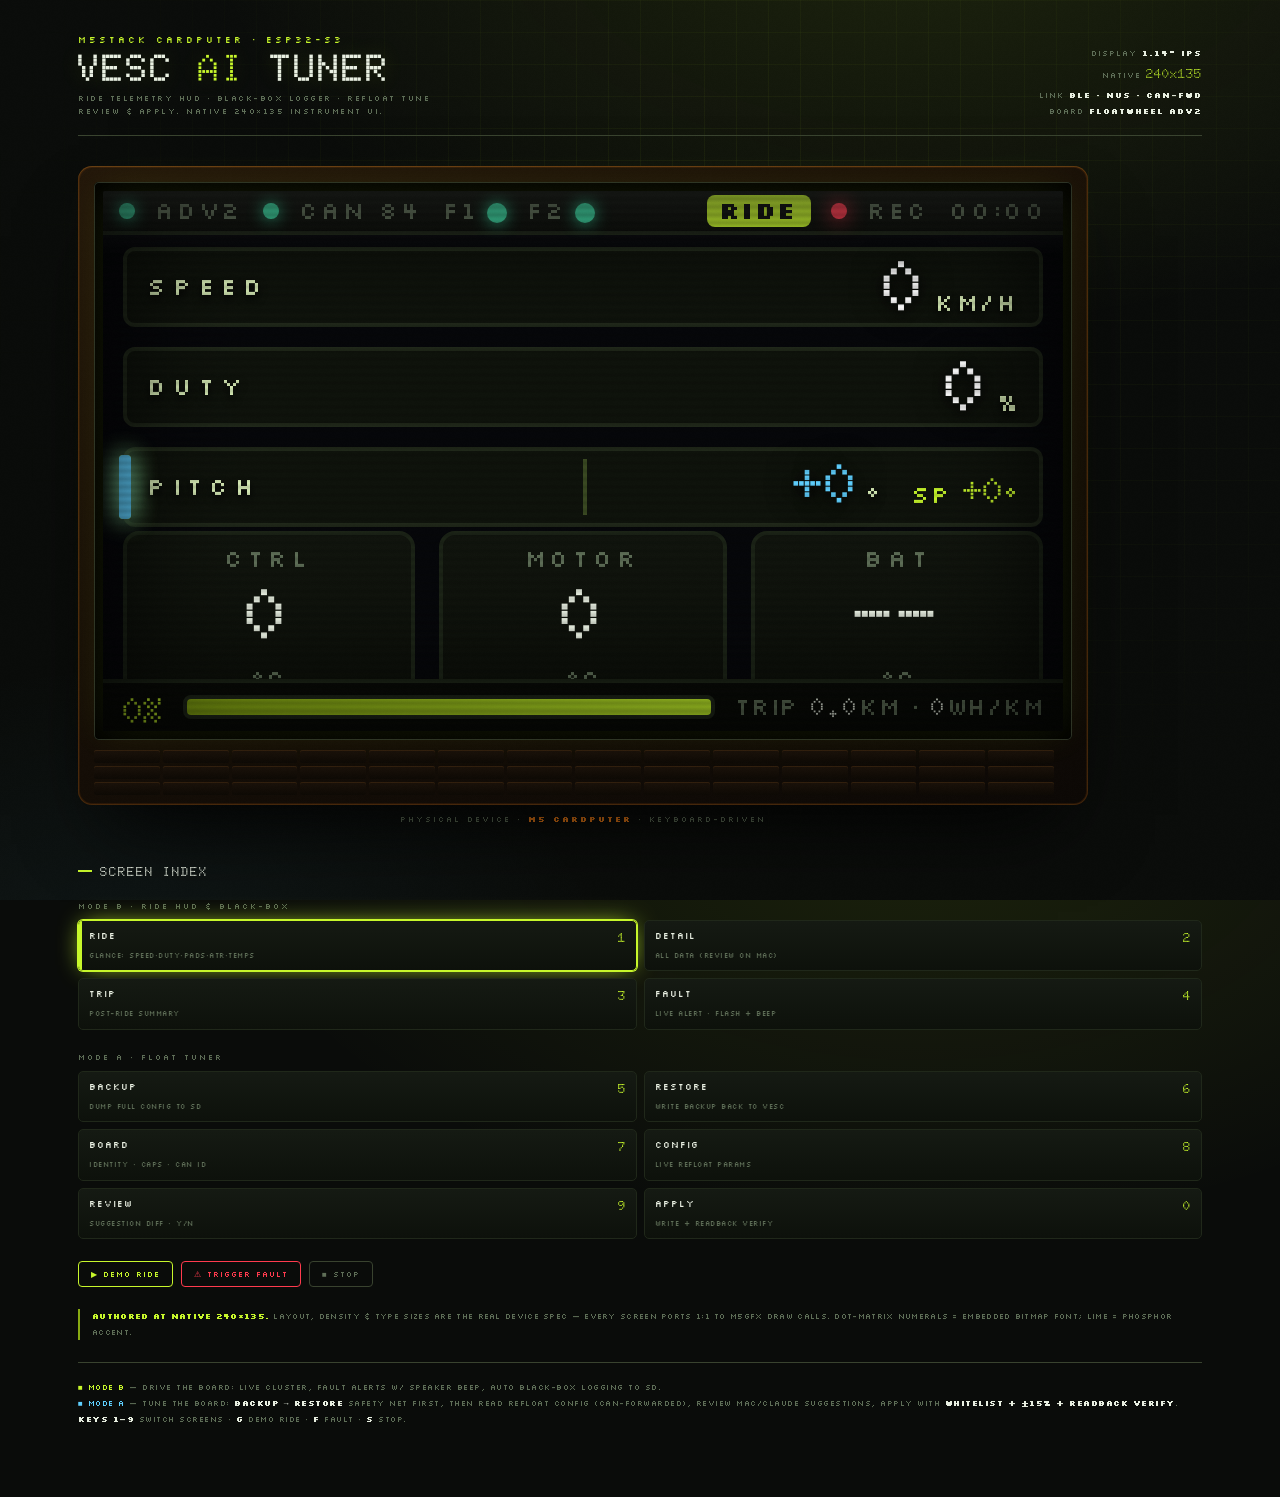
<file: design/cardputer_ui_prototype.html>
<!DOCTYPE html>
<html lang="en">
<head>
<meta charset="UTF-8" />
<meta name="viewport" content="width=device-width, initial-scale=1.0" />
<title>VESC AI Tuner · Cardputer UI</title>
<link rel="preconnect" href="https://fonts.googleapis.com">
<link rel="preconnect" href="https://fonts.gstatic.com" crossorigin>
<link href="https://fonts.googleapis.com/css2?family=Doto:wght@400;500;600;700;800;900&family=Silkscreen:wght@400;700&display=swap" rel="stylesheet">
<style>
/* ============================================================
   VESC AI TUNER — Cardputer UI prototype
   Authored at NATIVE 240x135. The .screen box is exactly the
   device resolution; everything inside uses device pixels.
   Scaled x4 for viewing. Port layout 1:1 to M5GFX.
   ============================================================ */
:root{
  --bg:#0a0c0a;
  --bg2:#10130f;
  --panel:#151a13;
  --ink:#e9f0e2;
  --dim:#5e6e57;
  --dimmer:#39432f;
  --volt:#c7f72b;     /* signature lime — speed / primary */
  --volt-d:#88aa12;
  --warn:#ffb22e;
  --danger:#ff3b4e;
  --ok:#3ad6a0;
  --ice:#5fd0ff;
  --grid:rgba(199,247,43,.06);
  --scale:4;
}
*{box-sizing:border-box;margin:0;padding:0}
html,body{height:100%}
body{
  background:
    radial-gradient(1200px 700px at 72% -10%, rgba(199,247,43,.10), transparent 60%),
    radial-gradient(900px 600px at 10% 110%, rgba(95,208,255,.05), transparent 55%),
    var(--bg);
  color:var(--ink);
  font-family:'Silkscreen',monospace;
  min-height:100%;
  overflow-x:hidden;
  -webkit-font-smoothing:none;
}
/* grain + grid atmosphere */
body::before{
  content:"";position:fixed;inset:0;pointer-events:none;z-index:0;
  background-image:linear-gradient(var(--grid) 1px,transparent 1px),
                   linear-gradient(90deg,var(--grid) 1px,transparent 1px);
  background-size:32px 32px;
  mask:radial-gradient(900px 700px at 60% 30%,#000,transparent 90%);
}
body::after{
  content:"";position:fixed;inset:0;pointer-events:none;z-index:60;opacity:.5;
  background:url("data:image/svg+xml;utf8,<svg xmlns='http://www.w3.org/2000/svg' width='120' height='120'><filter id='n'><feTurbulence type='fractalNoise' baseFrequency='0.85' numOctaves='2'/><feColorMatrix type='saturate' values='0'/></filter><rect width='100%25' height='100%25' filter='url(%23n)' opacity='0.04'/></svg>");
  mix-blend-mode:overlay;
}

.wrap{position:relative;z-index:1;max-width:1180px;margin:0 auto;padding:34px 28px 70px}

/* ---- masthead ---- */
.masthead{display:flex;justify-content:space-between;align-items:flex-end;
  border-bottom:1px solid var(--dimmer);padding-bottom:16px;margin-bottom:30px;flex-wrap:wrap;gap:18px}
.brand{display:flex;flex-direction:column;gap:7px}
.brand .kicker{font-size:9px;letter-spacing:3px;color:var(--volt)}
.brand h1{font-family:'Doto',monospace;font-weight:900;font-size:38px;line-height:.86;
  letter-spacing:1px;color:var(--ink);text-shadow:0 0 22px rgba(199,247,43,.18)}
.brand h1 b{color:var(--volt)}
.brand .sub{font-size:8px;color:var(--dim);letter-spacing:1.5px;max-width:360px;line-height:1.7}
.specsheet{text-align:right;font-size:8px;color:var(--dim);letter-spacing:1px;line-height:2}
.specsheet b{color:var(--ink)}
.specsheet .res{font-family:'Doto';font-weight:700;color:var(--volt);font-size:13px;letter-spacing:0}

.stage{display:flex;gap:34px;align-items:flex-start;flex-wrap:wrap}

/* ===================== THE DEVICE ===================== */
.device-col{display:flex;flex-direction:column;align-items:center;gap:0}
.device{
  position:relative;
  background:linear-gradient(160deg,#23170a,#140d06 60%,#0c0805);
  border-radius:14px;
  padding:16px 16px 10px;
  box-shadow:0 40px 80px -30px #000, inset 0 1px 0 rgba(255,170,60,.12),
             inset 0 0 0 1px rgba(255,150,40,.14);
}
.device::after{ /* M5 orange edge hint */
  content:"";position:absolute;inset:0;border-radius:14px;pointer-events:none;
  box-shadow:inset 0 0 0 2px rgba(232,120,20,.10);
}
.bezel{
  background:#000;border-radius:5px;padding:9px;
  box-shadow:inset 0 0 0 1px #2a2f25, inset 0 6px 18px #000;
}
/* screen authored at NATIVE 240x135 */
.screen-scaler{width:calc(240px * var(--scale));height:calc(135px * var(--scale));overflow:hidden;border-radius:2px;
  box-shadow:0 0 40px rgba(199,247,43,.10);}
.screen{
  width:240px;height:135px;transform:scale(var(--scale));transform-origin:top left;
  position:relative;background:#06070a;overflow:hidden;
  font-family:'Silkscreen',monospace;color:var(--ink);
}
/* LCD glass overlays (inside screen px-space) */
.screen .glass{position:absolute;inset:0;pointer-events:none;z-index:40;
  background:linear-gradient(180deg,rgba(255,255,255,.05),transparent 12%);}
.screen .scan{position:absolute;inset:0;pointer-events:none;z-index:41;opacity:.5;
  background:repeating-linear-gradient(0deg,rgba(0,0,0,.0) 0px,rgba(0,0,0,.28) 1px,transparent 2px);}
.screen .vig{position:absolute;inset:0;pointer-events:none;z-index:39;
  box-shadow:inset 0 0 28px 6px rgba(0,0,0,.7);}

/* keyboard hint */
.keyboard{margin-top:10px;display:grid;grid-template-columns:repeat(14,1fr);gap:3px;width:calc(240px * var(--scale));}
.keyboard span{height:13px;border-radius:2px;background:linear-gradient(180deg,#1a1109,#0d0904);
  box-shadow:inset 0 1px 0 rgba(255,160,50,.10);}
.devtag{margin-top:9px;font-size:8px;color:var(--dim);letter-spacing:2px}
.devtag b{color:#e87814}

/* ===================== SCREEN VIEWS ===================== */
.view{position:absolute;inset:0;z-index:10;display:none;padding:0;animation:vin .22s ease both}
.view.active{display:block}
@keyframes vin{from{opacity:0;transform:translateY(3px)}to{opacity:1;transform:none}}

/* shared screen chrome */
.statbar{position:absolute;top:0;left:0;right:0;height:11px;display:flex;align-items:center;
  justify-content:space-between;padding:0 4px;font-size:6px;letter-spacing:.5px;
  background:linear-gradient(180deg,#0e120c,#090b07);border-bottom:1px solid #1c2417;color:var(--dim);z-index:20}
.statbar .l,.statbar .r{display:flex;align-items:center;gap:5px}
.dot{width:4px;height:4px;border-radius:50%;display:inline-block;background:var(--dimmer)}
.dot.on{background:var(--ok);box-shadow:0 0 4px var(--ok)}
.dot.rec{background:var(--danger);box-shadow:0 0 5px var(--danger);animation:blink 1s steps(1) infinite}
@keyframes blink{50%{opacity:.25}}
.mode-pill{color:var(--bg);background:var(--volt);padding:0 3px;border-radius:2px;font-weight:700}
.read-pill{color:var(--ice);border:1px solid var(--ice);padding:0 3px;border-radius:2px}

.body{position:absolute;top:11px;left:0;right:0;bottom:0;padding:3px 4px}
.label{font-size:6px;color:var(--dim);letter-spacing:1px}
.num{font-family:'Doto',monospace;font-weight:800;color:var(--ink);line-height:1}
.unit{font-size:6px;color:var(--dim);letter-spacing:.5px}

/* ---------- HUD (mode B) ----------
   TOP: two thick stacked bars (SPEED, DUTY), value at the end.
   BELOW: state · pitch · temps (left) + electrical (right).        */
#hud .megabars,#ride .megabars{position:absolute;left:5px;right:5px;top:3px;display:flex;flex-direction:column;gap:5px}
#ride .mbar{height:20px}
.mbar{position:relative;height:23px}
.mtrack{position:absolute;inset:0;background:#0f130c;border:1px solid #20281a;border-radius:3px;overflow:hidden}
.mfill{position:absolute;left:0;top:0;bottom:0;width:0;transition:width .22s linear,background .25s}
.mbar.speed .mfill{background:linear-gradient(90deg,var(--volt-d),var(--volt))}
.mlabel{position:absolute;left:6px;top:50%;transform:translateY(-50%);font-size:6px;letter-spacing:1.5px;
  color:#d7ecb6;text-shadow:0 1px 2px #000;z-index:3}
.mval{position:absolute;right:6px;top:50%;transform:translateY(-50%);display:flex;align-items:baseline;gap:2px;z-index:3}
.mval .num{font-family:'Doto';font-weight:800;font-size:18px;color:#fff;text-shadow:0 1px 3px #000,0 0 8px rgba(0,0,0,.7)}
.mval .mu{font-size:6px;color:#d7ecb6;text-shadow:0 1px 2px #000;letter-spacing:.5px}

#hud .statepill{position:absolute;left:6px;top:60px;font-size:7px;letter-spacing:1px;
  color:var(--bg);background:var(--ok);padding:1px 4px;border-radius:2px;font-weight:700}
#hud .pitch{position:absolute;left:6px;top:73px;width:110px}
#hud .pitchbar{height:7px;background:#10140d;border:1px solid #1f2817;border-radius:2px;position:relative;overflow:hidden;margin-top:2px}
#hud .pitchbar i{position:absolute;top:0;bottom:0;width:2px;background:var(--ice);box-shadow:0 0 5px var(--ice);left:50%}
#hud .pitchbar i.sp{background:var(--volt);opacity:.7}
#hud .pitchbar .mid{position:absolute;left:50%;top:0;bottom:0;width:1px;background:#2c3620}

/* electrical strip (right) */
#hud .strip{position:absolute;right:6px;top:60px;width:104px;display:flex;flex-direction:column;gap:3px}
#hud .strip .cell{display:flex;justify-content:space-between;align-items:baseline;
  border-bottom:1px solid #161c10;padding-bottom:1px}
#hud .strip .cell .label{font-size:6px}
#hud .strip .cell .num{font-size:11px}
#hud .strip .cell .unit{font-size:5px;color:var(--dim)}

/* temp bars (left, bottom) */
#hud .temps{position:absolute;left:6px;top:95px;width:110px;display:flex;flex-direction:column;gap:4px}
.tbar{display:flex;align-items:center;gap:3px;font-size:6px;color:var(--dim)}
.tbar .tl{width:15px;letter-spacing:.5px}
.tbar .track{flex:1;height:5px;background:#10140d;border:1px solid #1f2817;border-radius:2px;overflow:hidden}
.tbar .fill{height:100%;background:var(--ok);transition:width .3s,background .3s}
.tbar .v{font-family:'Doto';font-weight:700;color:var(--ink);font-size:8px;width:18px;text-align:right}

/* battery footer */
.battery{position:absolute;left:0;right:0;bottom:0;height:13px;border-top:1px solid #1c2417;
  background:#090b07;display:flex;align-items:center;gap:5px;padding:0 5px;z-index:15}
.battery .track{flex:1;height:6px;background:#10140d;border:1px solid #20281a;border-radius:2px;overflow:hidden;position:relative}
.battery .fill{height:100%;background:linear-gradient(90deg,var(--volt-d),var(--volt));transition:width .4s}
.battery .pct{font-family:'Doto';font-weight:700;font-size:9px;color:var(--volt)}
.battery .trip{font-size:6px;color:var(--dim)}
.battery .trip b{color:var(--ink);font-family:'Doto';font-weight:700}

/* ---------- RIDE: F1/F2 footpad dots · pitch row · big temps ---------- */
.fp{display:inline-flex;align-items:center;gap:2px}
.pad-lab{font-size:6px;color:var(--dim);letter-spacing:.5px}
.pad-dot{width:5px;height:5px;border-radius:50%;background:var(--dimmer)}
.pad-dot.on{background:var(--ok);box-shadow:0 0 4px var(--ok)}

/* PITCH/SETPOINT as a full Duty-style bar (3rd mega-bar) with two needles */
.mbar.pitch .mtrack{background:#0f130c}
.mbar.pitch .pmid{position:absolute;left:50%;top:3px;bottom:3px;width:1px;background:#3a4a22;z-index:1}
.mbar.pitch .pgap{position:absolute;top:4px;bottom:4px;background:rgba(95,208,255,.16);z-index:1}
.mbar.pitch .pmk{position:absolute;top:2px;bottom:2px;width:3px;margin-left:-1px;border-radius:1px;z-index:2}
.mbar.pitch .pmk.sp{background:var(--volt);box-shadow:0 0 6px var(--volt)}
.mbar.pitch .pmk.pt{background:var(--ice);box-shadow:0 0 6px var(--ice)}
.mbar.pitch .mlabel,.mbar.pitch .mval{z-index:4}
.mbar.pitch .mval .num{font-size:14px;color:var(--ice)}
.psp-val{font-size:6px;color:var(--volt);margin-left:5px}
.psp-val b{font-family:'Doto';font-weight:700;font-size:9px}

/* 3 temperature tiles: CTRL · MOTOR · BAT */
#ride .ridetemps{position:absolute;left:5px;right:5px;top:74px;display:flex;gap:6px}
.t2.big{flex:1;background:linear-gradient(180deg,#11150e,#0c0f09);border:1px solid #1c2417;border-radius:4px;
  padding:2px;display:flex;flex-direction:column;align-items:center;justify-content:center;gap:0}
.t2.big span{font-size:6px;color:var(--dim);letter-spacing:1px}
.t2.big b{font-family:'Doto';font-weight:800;font-size:18px;color:var(--ink);line-height:1.2}
.t2.big small{font-size:6px;color:var(--dim)}

/* ---------- DETAIL dense grid ---------- */
#detail .dgrid{position:absolute;left:4px;right:4px;top:14px;bottom:3px;display:grid;
  grid-template-columns:1fr 1fr;gap:0 10px;align-content:start}
.dcell{display:flex;justify-content:space-between;align-items:baseline;
  border-bottom:1px solid #141a0f;padding:1.5px 2px}
.dcell .dk{font-size:6px;color:var(--dim);letter-spacing:.5px}
.dcell .dv{font-family:'Doto';font-weight:700;font-size:10px;color:var(--ink)}
.dcell .dv.hot{color:var(--volt)}
.dcell .dv.ice{color:var(--ice)}

/* ---------- FAULT (mode B) ---------- */
#fault{background:radial-gradient(circle at 50% 38%,rgba(255,59,78,.16),#0a0405)}
#fault.flash{animation:faultflash .5s steps(1) infinite}
@keyframes faultflash{50%{background:radial-gradient(circle at 50% 38%,rgba(255,59,78,.34),#1a0608)}}
#fault .fwrap{position:absolute;inset:0;display:flex;flex-direction:column;align-items:center;justify-content:center;gap:6px;text-align:center}
#fault .bang{font-size:30px;color:var(--danger);text-shadow:0 0 18px var(--danger);font-family:'Doto';font-weight:900}
#fault .fname{font-size:14px;color:var(--ink);letter-spacing:1px}
#fault .fcode{font-size:7px;color:var(--danger);letter-spacing:2px}
#fault .fsub{font-size:6px;color:var(--dim);letter-spacing:1px;margin-top:4px}

/* ---------- TRIP (mode B) ---------- */
#trip .ttitle{position:absolute;top:14px;left:5px;font-size:9px;color:var(--volt);letter-spacing:2px}
#trip .ttitle small{color:var(--dim);font-size:6px;display:block;margin-top:2px;letter-spacing:1px}
#trip .grid{position:absolute;top:34px;left:4px;right:4px;bottom:5px;display:grid;
  grid-template-columns:1fr 1fr 1fr;gap:4px}
.stat{background:linear-gradient(180deg,#11150e,#0c0f09);border:1px solid #1c2417;border-radius:3px;
  padding:3px 4px;display:flex;flex-direction:column;justify-content:center}
.stat .label{font-size:5px}
.stat .num{font-size:14px;margin-top:1px}
.stat .num small{font-size:6px;color:var(--dim);font-weight:400}
.stat.hl{border-color:var(--volt-d)}
.stat.hl .num{color:var(--volt)}

/* ---------- BOARD (mode A) ---------- */
.atitle{position:absolute;top:14px;left:5px;right:5px;display:flex;justify-content:space-between;align-items:baseline}
.atitle .t{font-size:9px;color:var(--volt);letter-spacing:2px}
.atitle .badge{font-size:6px;color:var(--ok);border:1px solid var(--ok);padding:0 3px;border-radius:2px}
#board .rows{position:absolute;top:32px;left:5px;right:5px;display:flex;flex-direction:column;gap:0}
.brow{display:flex;justify-content:space-between;align-items:baseline;padding:3px 0;border-bottom:1px solid #161c10;font-size:7px}
.brow .k{color:var(--dim);letter-spacing:1px}
.brow .v{font-family:'Doto';font-weight:700;color:var(--ink);font-size:9px}
.brow .v.hot{color:var(--volt)}
#board .caps{position:absolute;bottom:5px;left:5px;right:5px;display:flex;gap:3px;flex-wrap:wrap}
.cap{font-size:5px;letter-spacing:1px;color:var(--ice);border:1px solid #234;padding:1px 3px;border-radius:2px}
.cap.off{color:var(--dimmer);border-color:#1a1f15}

/* ---------- CONFIG (mode A) ---------- */
#config .clist{position:absolute;top:30px;left:4px;right:4px;bottom:14px;overflow:hidden}
.crow{display:flex;justify-content:space-between;align-items:center;padding:1px 4px 1px 7px;font-size:7px;border-bottom:1px solid #141a0f}
.crow .ck{color:var(--dim);letter-spacing:.5px}
.crow .cv{font-family:'Doto';font-weight:700;color:var(--ink);font-size:9px}
.crow.wl{background:rgba(199,247,43,.05)}
.crow.wl .ck{color:var(--volt)}
.crow.wl::before{content:"";width:3px;height:3px;background:var(--volt);border-radius:50%;
  position:absolute;left:0;box-shadow:0 0 4px var(--volt)}
#config .clist{position:absolute}
.crow{position:relative}
#config .foot{position:absolute;bottom:0;left:0;right:0;height:12px;background:#090b07;border-top:1px solid #1c2417;
  display:flex;align-items:center;justify-content:space-between;padding:0 5px;font-size:5px;color:var(--dim);letter-spacing:1px}
#config .foot b{color:var(--volt)}

/* ---------- REVIEW (mode A) ---------- */
#review .rtitle{position:absolute;top:14px;left:5px;right:5px;display:flex;justify-content:space-between;align-items:center}
#review .rtitle .t{font-size:9px;color:var(--volt);letter-spacing:1px}
#review .armed{font-size:6px;color:var(--warn);border:1px solid var(--warn);padding:0 3px;border-radius:2px;letter-spacing:1px}
#review .difflist{position:absolute;top:30px;left:4px;right:4px;bottom:13px}
.diff{display:grid;grid-template-columns:9px 1fr auto;gap:4px;align-items:center;
  padding:3px 3px;border-bottom:1px solid #141a0f;font-size:7px}
.diff.sel{background:rgba(199,247,43,.07);outline:1px solid var(--volt-d)}
.diff .cur{font-family:'Silkscreen';font-size:7px;color:var(--dim)}
.diff .k{color:var(--ink);letter-spacing:.5px}
.diff .vals{font-family:'Doto';font-weight:700;font-size:8px;display:flex;align-items:center;gap:3px;justify-self:end}
.diff .from{color:var(--dim)}
.diff .arr{color:var(--volt)}
.diff .to{color:var(--volt)}
.diff .delta{font-size:6px;font-family:'Silkscreen';margin-left:3px}
.diff .up{color:var(--warn)}.diff .dn{color:var(--ice)}
.diff .chk{font-family:'Doto';font-weight:900;font-size:9px;text-align:center}
.diff .chk.y{color:var(--ok)}.diff .chk.n{color:var(--dim)}
.diff .guard{font-size:5px;color:var(--ok);margin-left:2px}
.diff .guard.bad{color:var(--danger)}
#review .rfoot{position:absolute;bottom:0;left:0;right:0;height:12px;background:#090b07;border-top:1px solid #1c2417;
  display:flex;align-items:center;justify-content:space-between;padding:0 5px;font-size:5px;color:var(--dim);letter-spacing:1px}
#review .rfoot .ok{color:var(--ok)}

/* ---------- APPLY (mode A) ---------- */
#apply .aTitle{position:absolute;top:14px;left:5px;font-size:9px;color:var(--volt);letter-spacing:2px}
#apply .gate{position:absolute;top:28px;left:5px;right:5px;display:flex;gap:4px;font-size:6px}
#apply .gate .g{flex:1;border:1px solid #1c2417;border-radius:3px;padding:2px 3px;color:var(--dim)}
#apply .gate .g.pass{color:var(--ok);border-color:var(--ok)}
#apply .gate .g b{color:inherit;display:block;font-family:'Doto';font-weight:700;font-size:8px}
#apply .wlist{position:absolute;top:50px;left:5px;right:5px;bottom:14px}
.wrow{display:flex;align-items:center;gap:5px;padding:3px 0;border-bottom:1px solid #141a0f;font-size:7px}
.wrow .st{font-family:'Doto';font-weight:900;font-size:9px;width:10px;text-align:center}
.wrow .st.ok{color:var(--ok)}.wrow .st.run{color:var(--warn)}.wrow .st.wait{color:var(--dimmer)}
.wrow .k{flex:1;color:var(--ink)}
.wrow .vv{font-family:'Doto';font-weight:700;color:var(--volt);font-size:8px}
.wrow .ver{font-size:5px;color:var(--ok);letter-spacing:1px}
.wrow .ver.run{color:var(--warn)}.wrow .ver.wait{color:var(--dimmer)}
#apply .progress{position:absolute;bottom:0;left:0;right:0;height:12px;background:#090b07;border-top:1px solid #1c2417;
  display:flex;align-items:center;padding:0 5px;gap:4px;font-size:5px;color:var(--dim);letter-spacing:1px}
#apply .progress .track{flex:1;height:4px;background:#10140d;border:1px solid #20281a;border-radius:2px;overflow:hidden}
#apply .progress .fill{height:100%;width:0;background:var(--volt);transition:width .3s}

/* ---------- BACKUP / RESTORE (mode A) ---------- */
.apanel{position:absolute;top:30px;left:5px;right:5px;bottom:12px}
.action{display:flex;align-items:center;gap:5px;
  background:linear-gradient(90deg,rgba(199,247,43,.16),rgba(199,247,43,.03));
  border:1px solid var(--volt-d);border-radius:3px;padding:4px 6px;margin-bottom:5px}
.action .ico{font-family:'Doto';font-weight:900;color:var(--volt);font-size:11px}
.action .at{font-size:8px;color:var(--volt);letter-spacing:1px;flex:1}
.action .ah{font-size:5px;color:var(--dim);letter-spacing:.5px}
.bplist{display:flex;flex-direction:column}
.bprow{display:flex;align-items:center;gap:5px;padding:3px 4px;border-bottom:1px solid #141a0f;font-size:7px;position:relative}
.bprow.sel{background:rgba(199,247,43,.08);outline:1px solid var(--volt-d)}
.bprow .cur{font-family:'Doto';font-weight:900;color:var(--volt);width:6px;font-size:9px}
.bprow .bn{flex:1;color:var(--ink);letter-spacing:.5px}
.bprow .bn small{color:var(--dim);display:block;font-size:5px;margin-top:1px;letter-spacing:.5px}
.bprow .bt{font-size:5px;color:var(--ice);border:1px solid #234;padding:0 2px;border-radius:2px}
.bprow .bt.stock{color:var(--warn);border-color:var(--warn)}
.bprow .bt.manual{color:var(--ok);border-color:#2a5}

/* shared gate + footer */
.gate{display:flex;gap:4px;font-size:6px}
.gate .g{flex:1;border:1px solid #1c2417;border-radius:3px;padding:2px 3px;color:var(--dim)}
.gate .g.pass{color:var(--ok);border-color:var(--ok)}
.gate .g b{color:inherit;display:block;font-family:'Doto';font-weight:700;font-size:7px;margin-top:1px}
.sfoot{position:absolute;bottom:0;left:0;right:0;height:12px;background:#090b07;border-top:1px solid #1c2417;
  display:flex;align-items:center;justify-content:space-between;padding:0 5px;font-size:5px;color:var(--dim);letter-spacing:1px}
.sfoot b{color:var(--volt)}
.sfoot .warn{color:var(--warn)}

/* ===================== CONTROL DECK ===================== */
.deck{flex:1;min-width:300px;display:flex;flex-direction:column;gap:22px;padding-top:6px}
.deck h2{font-family:'Doto';font-weight:800;font-size:13px;letter-spacing:1px;color:var(--ink);
  display:flex;align-items:center;gap:8px}
.deck h2::before{content:"";width:14px;height:2px;background:var(--volt);display:inline-block}
.deck .grp{display:flex;flex-direction:column;gap:9px}
.grp .gl{font-size:8px;letter-spacing:2px;color:var(--dim)}
.keys{display:grid;grid-template-columns:repeat(2,1fr);gap:7px}
.key{
  position:relative;text-align:left;cursor:pointer;
  background:linear-gradient(180deg,var(--panel),#0d110b);
  border:1px solid #20281a;border-radius:5px;padding:9px 10px;color:var(--ink);
  font-family:'Silkscreen';transition:.16s;overflow:hidden;
}
.key:hover{border-color:var(--volt-d);transform:translateY(-1px)}
.key.active{border-color:var(--volt);box-shadow:0 0 0 1px var(--volt),0 0 24px -6px var(--volt)}
.key.active::after{content:"";position:absolute;left:0;top:0;bottom:0;width:3px;background:var(--volt)}
.key .kk{font-family:'Doto';font-weight:800;font-size:13px;color:var(--volt);float:right}
.key .kt{font-size:9px;letter-spacing:1px;display:block;margin-bottom:3px}
.key .kd{font-size:7px;color:var(--dim);letter-spacing:.5px;line-height:1.5}
.key .mtag{font-size:6px;letter-spacing:1px}
.key.mA .mtag{color:var(--ice)} .key.mB .mtag{color:var(--volt)}

.runbtns{display:flex;gap:8px;flex-wrap:wrap}
.rb{cursor:pointer;background:transparent;border:1px solid var(--dimmer);color:var(--dim);
  border-radius:4px;padding:7px 12px;font-family:'Silkscreen';font-size:8px;letter-spacing:1px;transition:.15s}
.rb:hover{color:var(--ink);border-color:var(--ink)}
.rb.go{border-color:var(--volt);color:var(--volt)}
.rb.go:hover{background:var(--volt);color:var(--bg)}
.rb.danger{border-color:var(--danger);color:var(--danger)}
.rb.danger:hover{background:var(--danger);color:#fff}

.legend{border-top:1px solid var(--dimmer);padding-top:16px;font-size:8px;color:var(--dim);line-height:2;letter-spacing:.5px}
.legend b{color:var(--ink)}
.legend .lA{color:var(--ice)}.legend .lB{color:var(--volt)}
.notes{font-size:8px;color:var(--dim);line-height:1.9;letter-spacing:.3px;border-left:2px solid var(--volt-d);padding-left:12px}
.notes b{color:var(--volt)}

@media (max-width:720px){.brand h1{font-size:26px}.specsheet{display:none}}
</style>
</head>
<body>
<div class="wrap">

  <div class="masthead">
    <div class="brand">
      <span class="kicker">M5STACK CARDPUTER · ESP32-S3</span>
      <h1>VESC <b>AI</b> TUNER</h1>
      <span class="sub">Ride telemetry HUD · black-box logger · Refloat tune review &amp; apply. Native 240×135 instrument UI.</span>
    </div>
    <div class="specsheet">
      DISPLAY <b>1.14" IPS</b><br>
      NATIVE <span class="res">240×135</span><br>
      LINK <b>BLE · NUS · CAN-FWD</b><br>
      BOARD <b>FLOATWHEEL ADV2</b>
    </div>
  </div>

  <div class="stage">

    <!-- ========== DEVICE ========== -->
    <div class="device-col">
      <div class="device">
        <div class="bezel">
          <div class="screen-scaler">
            <div class="screen" id="screen">
              <div class="glass"></div><div class="scan"></div><div class="vig"></div>

              <!-- ===== HUD (B) ===== -->
              <!-- RIDE — glanceable essentials -->
              <div class="view active" id="ride">
                <div class="statbar">
                  <div class="l"><span class="dot on" id="s-ble"></span>ADV2<span class="dot on" id="s-can"></span>CAN 84<span class="fp"><span class="pad-lab">F1</span><span class="pad-dot on" id="pad-a"></span></span><span class="fp"><span class="pad-lab">F2</span><span class="pad-dot on" id="pad-b"></span></span></div>
                  <div class="r"><span class="mode-pill">RIDE</span><span class="dot rec"></span>REC <span id="s-clock">00:00</span></div>
                </div>
                <div class="body">
                  <div class="megabars">
                    <div class="mbar speed">
                      <div class="mtrack"><div class="mfill" id="h-speedbar"></div></div>
                      <span class="mlabel">SPEED</span>
                      <div class="mval"><span class="num" id="h-speed">0</span><span class="mu">KM/H</span></div>
                    </div>
                    <div class="mbar duty">
                      <div class="mtrack"><div class="mfill" id="h-dutybar"></div></div>
                      <span class="mlabel">DUTY</span>
                      <div class="mval"><span class="num" id="h-duty">0</span><span class="mu">%</span></div>
                    </div>
                    <div class="mbar pitch">
                      <div class="mtrack"></div>
                      <span class="pmid"></span>
                      <span class="pgap" id="r-pgap"></span>
                      <i class="pmk sp" id="r-spm"></i>
                      <i class="pmk pt" id="r-ptm"></i>
                      <span class="mlabel">PITCH</span>
                      <div class="mval"><span class="num" id="r-pitch">+0</span><span class="mu">°</span><span class="psp-val">SP <b id="r-setp">+0</b>°</span></div>
                    </div>
                  </div>
                  <div class="ridetemps">
                    <div class="t2 big"><span>CTRL</span><b id="r-fet">0</b><small>°C</small></div>
                    <div class="t2 big"><span>MOTOR</span><b id="r-mot">0</b><small>°C</small></div>
                    <div class="t2 big"><span>BAT</span><b id="r-bat">--</b><small>°C</small></div>
                  </div>
                </div>
                <div class="battery">
                  <span class="pct" id="h-batt">0%</span>
                  <div class="track"><div class="fill" id="h-battbar"></div></div>
                  <span class="trip">TRIP <b id="h-trip">0.0</b>km · <b id="h-whkm">0</b>wh/km</span>
                </div>
              </div>

              <!-- DETAIL — full data (review on Mac) -->
              <div class="view" id="detail">
                <div class="statbar">
                  <div class="l"><span class="dot on"></span>ADV2<span class="dot on"></span>CAN 84</div>
                  <div class="r"><span class="mode-pill" style="background:var(--ice)">DETAIL</span><span class="dot rec"></span>REC</div>
                </div>
                <div class="dgrid">
                  <div class="dcell"><span class="dk">V / CELL</span><span class="dv hot" id="d-vcell">4.06</span></div>
                  <div class="dcell"><span class="dk">PACK</span><span class="dv" id="d-pack">81.2V</span></div>
                  <div class="dcell"><span class="dk">A IN</span><span class="dv" id="d-ain">0</span></div>
                  <div class="dcell"><span class="dk">A MOTOR</span><span class="dv" id="d-amot">0</span></div>
                  <div class="dcell"><span class="dk">POWER</span><span class="dv" id="d-kw">0kW</span></div>
                  <div class="dcell"><span class="dk">PITCH</span><span class="dv" id="d-pitch">+0.0</span></div>
                  <div class="dcell"><span class="dk">ROLL</span><span class="dv" id="d-roll">-0.4</span></div>
                  <div class="dcell"><span class="dk">SETPOINT</span><span class="dv hot" id="d-setp">+0.0</span></div>
                  <div class="dcell"><span class="dk">ATR SET</span><span class="dv">+1.8</span></div>
                  <div class="dcell"><span class="dk">TORQUE-TILT</span><span class="dv">+0.6</span></div>
                  <div class="dcell"><span class="dk">TURN-TILT</span><span class="dv">0.0</span></div>
                  <div class="dcell"><span class="dk">ADC1 / ADC2</span><span class="dv">.82/.79</span></div>
                  <div class="dcell"><span class="dk">BOOSTER</span><span class="dv">2A</span></div>
                  <div class="dcell"><span class="dk">FOC ID</span><span class="dv">0.3A</span></div>
                  <div class="dcell"><span class="dk">STATE</span><span class="dv hot" id="d-state">RUNNING</span></div>
                  <div class="dcell"><span class="dk">FAULT</span><span class="dv ice">NONE</span></div>
                </div>
              </div>

              <!-- ===== FAULT (B) ===== -->
              <div class="view" id="fault">
                <div class="statbar"><div class="l"><span class="dot on"></span>ADV2</div><div class="r"><span class="mode-pill" style="background:var(--danger);color:#fff">FAULT</span></div></div>
                <div class="fwrap">
                  <div class="bang">!</div>
                  <div class="fname" id="f-name">DUTY CYCLE</div>
                  <div class="fcode" id="f-code">MC_FAULT · CODE 03</div>
                  <div class="fsub">RECORDED TO SD · session_014.csv</div>
                </div>
              </div>

              <!-- ===== TRIP (B) ===== -->
              <div class="view" id="trip">
                <div class="statbar"><div class="l"><span class="dot on"></span>ADV2</div><div class="r"><span class="mode-pill">SUMMARY</span></div></div>
                <div class="body">
                  <div class="ttitle">RIDE SUMMARY<small>SESSION_014 · 18:42 · 23m41s</small></div>
                  <div class="grid">
                    <div class="stat hl"><span class="label">TOP SPEED</span><span class="num">34<small> km/h</small></span></div>
                    <div class="stat"><span class="label">DISTANCE</span><span class="num">8.4<small> km</small></span></div>
                    <div class="stat"><span class="label">AVG SPEED</span><span class="num">21<small> km/h</small></span></div>
                    <div class="stat"><span class="label">PEAK DUTY</span><span class="num">92<small> %</small></span></div>
                    <div class="stat"><span class="label">MAX A IN</span><span class="num">71<small> A</small></span></div>
                    <div class="stat hl"><span class="label">MAX FET</span><span class="num">74<small> °C</small></span></div>
                    <div class="stat"><span class="label">WH USED</span><span class="num">182</span></div>
                    <div class="stat"><span class="label">EFFIC.</span><span class="num">21<small> wh/km</small></span></div>
                    <div class="stat"><span class="label">FAULTS</span><span class="num" style="color:var(--danger)">1</span></div>
                  </div>
                </div>
              </div>

              <!-- ===== BACKUP (A) ===== -->
              <div class="view" id="backup">
                <div class="statbar"><div class="l"><span class="dot on"></span>BACKUP</div><div class="r"><span class="read-pill">READ</span></div></div>
                <div class="body">
                  <div class="atitle"><span class="t">BACKUP CONFIG</span><span class="badge" style="color:var(--ice);border-color:var(--ice)">GET 14·16·93</span></div>
                  <div class="apanel">
                    <div class="action"><span class="ico">▶</span><span class="at">CREATE RESTORE POINT</span><span class="ah">MCCONF·APPCONF·REFLOAT</span></div>
                    <div class="label" style="margin:0 0 2px">SAVED RESTORE POINTS</div>
                    <div class="bplist">
                      <div class="bprow"><span class="cur"></span><span class="bn">backup_20260611_1842<small>FW 6.5 · REFLOAT v1.1 · 2.1 KB</small></span><span class="bt">AUTO</span></div>
                      <div class="bprow"><span class="cur"></span><span class="bn">backup_20260610_0930<small>FW 6.5 · REFLOAT v1.1 · 2.1 KB</small></span><span class="bt manual">MANUAL</span></div>
                      <div class="bprow"><span class="cur"></span><span class="bn">backup_factory<small>STOCK TUNE · WRITE-LOCKED</small></span><span class="bt stock">STOCK</span></div>
                    </div>
                  </div>
                  <div class="sfoot"><span>● SD /backups · AUTO BEFORE EACH APPLY</span><span>3 POINTS</span></div>
                </div>
              </div>

              <!-- ===== RESTORE (A) ===== -->
              <div class="view" id="restore">
                <div class="statbar"><div class="l"><span class="dot on"></span>RESTORE</div><div class="r"><span class="read-pill" style="color:var(--warn);border-color:var(--warn)">WRITES VESC</span></div></div>
                <div class="body">
                  <div class="atitle"><span class="t">RESTORE BACKUP</span><span class="badge" style="color:var(--volt);border-color:var(--volt-d)">SET 13·15·95</span></div>
                  <div class="apanel">
                    <div class="bplist">
                      <div class="bprow sel"><span class="cur">»</span><span class="bn">backup_20260611_1842<small>FW 6.5 · 84 PARAMS</small></span><span class="bt">AUTO</span></div>
                      <div class="bprow"><span class="cur"></span><span class="bn">backup_20260610_0930<small>FW 6.5 · 84 PARAMS</small></span><span class="bt manual">MANUAL</span></div>
                      <div class="bprow"><span class="cur"></span><span class="bn">backup_factory<small>STOCK TUNE</small></span><span class="bt stock">STOCK</span></div>
                    </div>
                    <div class="gate" style="position:absolute;left:0;right:0;bottom:0">
                      <div class="g pass">SAFETY GATE<b>BOARD IDLE ✓</b></div>
                      <div class="g">RESTORES<b>FULL CONFIG · 84</b></div>
                    </div>
                  </div>
                  <div class="sfoot"><span>↑↓ SELECT · <b>ENTER</b> RESTORE · SET→VERIFY</span><span class="warn">ARMED</span></div>
                </div>
              </div>

              <!-- ===== BOARD (A) ===== -->
              <div class="view" id="board">
                <div class="statbar"><div class="l"><span class="dot on"></span>LINK OK</div><div class="r"><span class="read-pill">READ</span></div></div>
                <div class="body">
                  <div class="atitle"><span class="t">BOARD IDENTITY</span><span class="badge">CONNECTED</span></div>
                  <div class="rows">
                    <div class="brow"><span class="k">NAME</span><span class="v hot">FLOATWHEEL ADV2</span></div>
                    <div class="brow"><span class="k">PACKAGE</span><span class="v">REFLOAT v1.1</span></div>
                    <div class="brow"><span class="k">FIRMWARE</span><span class="v">VESC 6.5</span></div>
                    <div class="brow"><span class="k">HARDWARE</span><span class="v">EXPRESS T</span></div>
                    <div class="brow"><span class="k">CAN ID</span><span class="v hot">0x68 · 104</span></div>
                    <div class="brow"><span class="k">BATTERY</span><span class="v">20S · 84.0V</span></div>
                  </div>
                  <div class="caps">
                    <span class="cap">LED</span><span class="cap">RECORDER</span><span class="cap">ALERTS</span>
                    <span class="cap off">EXT-LED</span><span class="cap off">GPS</span>
                  </div>
                </div>
              </div>

              <!-- ===== CONFIG (A) ===== -->
              <div class="view" id="config">
                <div class="statbar"><div class="l"><span class="dot on"></span>REFLOAT CFG</div><div class="r"><span class="read-pill">READ</span></div></div>
                <div class="body">
                  <div class="atitle"><span class="t">CONFIG · LIVE</span><span class="badge" style="color:var(--ice);border-color:var(--ice)">GET 93</span></div>
                  <div class="clist">
                    <div class="crow wl"><span class="ck">l_current_max</span><span class="cv">90 A</span></div>
                    <div class="crow wl"><span class="ck">l_in_current_max</span><span class="cv">65 A</span></div>
                    <div class="crow wl"><span class="ck">l_max_erpm</span><span class="cv">42000</span></div>
                    <div class="crow wl"><span class="ck">l_temp_fet_start</span><span class="cv">85 °C</span></div>
                    <div class="crow wl"><span class="ck">l_temp_fet_end</span><span class="cv">95 °C</span></div>
                    <div class="crow"><span class="ck">atr.strength</span><span class="cv">1.10</span></div>
                    <div class="crow"><span class="ck">torquetilt.strength</span><span class="cv">0.60</span></div>
                    <div class="crow"><span class="ck">booster.current</span><span class="cv">12 A</span></div>
                  </div>
                  <div class="foot"><span>WHITELIST <b>5</b> · TOTAL 84</span><span>● TUNABLE</span></div>
                </div>
              </div>

              <!-- ===== REVIEW (A) ===== -->
              <div class="view" id="review">
                <div class="statbar"><div class="l"><span class="dot on"></span>SUGGESTIONS</div><div class="r"><span class="read-pill" style="color:var(--warn);border-color:var(--warn)">ARMED</span></div></div>
                <div class="body">
                  <div class="rtitle"><span class="t">REVIEW TUNE</span><span class="armed">±15% GUARD</span></div>
                  <div class="difflist">
                    <div class="diff sel"><span class="chk y" id="d0">Y</span><div><div class="k">l_current_max</div></div><div class="vals"><span class="from">90</span><span class="arr">→</span><span class="to">99</span><span class="delta up">+10%</span></div></div>
                    <div class="diff"><span class="chk y" id="d1">Y</span><div><div class="k">l_in_current_max</div></div><div class="vals"><span class="from">65</span><span class="arr">→</span><span class="to">72</span><span class="delta up">+11%</span></div></div>
                    <div class="diff"><span class="chk n" id="d2">·</span><div><div class="k">l_temp_fet_start</div></div><div class="vals"><span class="from">85</span><span class="arr">→</span><span class="to">80</span><span class="delta dn">-6%</span></div></div>
                    <div class="diff"><span class="chk y" id="d3">Y</span><div><div class="k">l_max_erpm</div></div><div class="vals"><span class="from">42000</span><span class="arr">→</span><span class="to">45000</span><span class="delta up">+7%</span></div></div>
                  </div>
                  <div class="rfoot"><span>↑↓ MOVE · <b style="color:var(--volt)">Y/N</b> TOGGLE · ENTER APPLY</span><span class="ok">3 ARMED</span></div>
                </div>
              </div>

              <!-- ===== APPLY (A) ===== -->
              <div class="view" id="apply">
                <div class="statbar"><div class="l"><span class="dot on"></span>WRITE+VERIFY</div><div class="r"><span class="read-pill" style="color:var(--volt);border-color:var(--volt)">SET 95</span></div></div>
                <div class="body">
                  <div class="aTitle">APPLY TUNE</div>
                  <div class="gate">
                    <div class="g pass">SAFETY GATE<b>BOARD IDLE ✓</b></div>
                    <div class="g pass">GUARD<b>±15% OK ✓</b></div>
                  </div>
                  <div class="wlist">
                    <div class="wrow"><span class="st ok" id="w0">✓</span><span class="k">l_current_max</span><span class="vv">99 A</span><span class="ver" id="wv0">VERIFIED</span></div>
                    <div class="wrow"><span class="st ok" id="w1">✓</span><span class="k">l_in_current_max</span><span class="vv">72 A</span><span class="ver" id="wv1">VERIFIED</span></div>
                    <div class="wrow"><span class="st run" id="w2">»</span><span class="k">l_max_erpm</span><span class="vv">45000</span><span class="ver run" id="wv2">READBACK…</span></div>
                  </div>
                </div>
                <div class="progress"><span>SET→GET</span><div class="track"><div class="fill" id="a-fill"></div></div><span id="a-pct">66%</span></div>
              </div>

            </div>
          </div>
        </div>
        <div class="keyboard" id="kbd"></div>
      </div>
      <div class="devtag">PHYSICAL DEVICE · <b>M5 CARDPUTER</b> · KEYBOARD-DRIVEN</div>
    </div>

    <!-- ========== CONTROL DECK ========== -->
    <div class="deck">
      <h2>SCREEN INDEX</h2>

      <div class="grp">
        <span class="gl">MODE B · RIDE HUD &amp; BLACK-BOX</span>
        <div class="keys">
          <button class="key mB active" data-s="ride"><span class="kk">1</span><span class="kt">RIDE</span><span class="kd">glance: speed·duty·pads·ATR·temps</span></button>
          <button class="key mB" data-s="detail"><span class="kk">2</span><span class="kt">DETAIL</span><span class="kd">all data (review on Mac)</span></button>
          <button class="key mB" data-s="trip"><span class="kk">3</span><span class="kt">TRIP</span><span class="kd">post-ride summary</span></button>
          <button class="key mB" data-s="fault"><span class="kk">4</span><span class="kt">FAULT</span><span class="kd">live alert · flash + beep</span></button>
        </div>
      </div>

      <div class="grp">
        <span class="gl">MODE A · FLOAT TUNER</span>
        <div class="keys">
          <button class="key mA" data-s="backup"><span class="kk">5</span><span class="kt">BACKUP</span><span class="kd">dump full config to SD</span></button>
          <button class="key mA" data-s="restore"><span class="kk">6</span><span class="kt">RESTORE</span><span class="kd">write backup back to VESC</span></button>
          <button class="key mA" data-s="board"><span class="kk">7</span><span class="kt">BOARD</span><span class="kd">identity · caps · CAN id</span></button>
          <button class="key mA" data-s="config"><span class="kk">8</span><span class="kt">CONFIG</span><span class="kd">live Refloat params</span></button>
          <button class="key mA" data-s="review"><span class="kk">9</span><span class="kt">REVIEW</span><span class="kd">suggestion diff · Y/N</span></button>
          <button class="key mA" data-s="apply"><span class="kk">0</span><span class="kt">APPLY</span><span class="kd">write + readback verify</span></button>
        </div>
      </div>

      <div class="runbtns">
        <button class="rb go" id="btn-ride">▶ DEMO RIDE</button>
        <button class="rb danger" id="btn-fault">⚠ TRIGGER FAULT</button>
        <button class="rb" id="btn-stop">■ STOP</button>
      </div>

      <div class="notes">
        <b>Authored at native 240×135.</b> Layout, density &amp; type sizes are the real device spec — every screen ports 1:1 to M5GFX draw calls. Dot-matrix numerals = embedded bitmap font; lime = phosphor accent.
      </div>

      <div class="legend">
        <span class="lB">■ MODE B</span> — drive the board: live cluster, fault alerts w/ speaker beep, auto black-box logging to SD.<br>
        <span class="lA">■ MODE A</span> — tune the board: <b>backup → restore</b> safety net first, then read Refloat config (CAN-forwarded), review Mac/Claude suggestions, apply with <b>whitelist + ±15% + readback verify</b>.<br>
        <b>Keys 1–9</b> switch screens · <b>G</b> demo ride · <b>F</b> fault · <b>S</b> stop.
      </div>
    </div>
  </div>
</div>

<script>
// keyboard hint row
const kbd=document.getElementById('kbd');
for(let i=0;i<42;i++){const s=document.createElement('span');kbd.appendChild(s);}

// ---- screen switching ----
const views=[...document.querySelectorAll('.view')];
const keys=[...document.querySelectorAll('.key')];
function show(id){
  views.forEach(v=>v.classList.toggle('active',v.id===id));
  keys.forEach(k=>k.classList.toggle('active',k.dataset.s===id));
  document.getElementById('fault').classList.toggle('flash',id==='fault'&&faultOn);
}
keys.forEach(k=>k.addEventListener('click',()=>show(k.dataset.s)));
const keymap={'1':'ride','2':'detail','3':'trip','4':'fault','5':'backup','6':'restore','7':'board','8':'config','9':'review','0':'apply'};
addEventListener('keydown',e=>{
  if(keymap[e.key])show(keymap[e.key]);
  if(e.key.toLowerCase()==='g')startRide();
  if(e.key.toLowerCase()==='f')triggerFault();
  if(e.key.toLowerCase()==='s')stopRide();
});

// ---- mega bars (speed + duty) ----
const SPEED_MAX=45;
function setSpeedBar(v){
  const e=document.getElementById('h-speedbar');
  if(e) e.style.width=Math.min(100,v/SPEED_MAX*100)+'%';
}
function setDuty(p){
  const fill=document.getElementById('h-dutybar');
  if(fill){
    fill.style.width=Math.min(100,p)+'%';
    fill.style.background = p>88 ? 'linear-gradient(90deg,#a81226,var(--danger))'
                          : p>72 ? 'linear-gradient(90deg,#a86b12,var(--warn))'
                                 : 'linear-gradient(90deg,var(--volt-d),var(--volt))';
  }
  const n=document.getElementById('h-duty'); if(n) n.textContent=Math.round(p);
}

// ---- live telemetry sim ----
const S={speed:0,duty:0,vcell:4.06,ain:0,amot:0,fet:32,mot:30,pitch:0,setp:0,batt:96,trip:0,whkm:0,rpm:0,t:0};
const T={speed:0,duty:0,ain:0,amot:0,fet:34,mot:32,pitch:0};
let riding=false,faultOn=false,rideT=0;
const $=id=>document.getElementById(id);
const ease=(a,b,k)=>a+(b-a)*k;

function startRide(){riding=true;faultOn=false;rideT=0;document.getElementById('fault').classList.remove('flash');show('hud');}
function stopRide(){riding=false;T.speed=0;T.duty=0;T.ain=0;T.amot=0;T.pitch=0;}
function triggerFault(){
  faultOn=true;riding=false;T.speed=0;T.duty=0;T.ain=0;T.amot=0;
  show('fault');document.getElementById('fault').classList.add('flash');
  // simulate beep via title flicker (no audio autoplay)
  setTimeout(()=>{ if(faultOn) {} },50);
}
document.getElementById('btn-ride').onclick=startRide;
document.getElementById('btn-fault').onclick=triggerFault;
document.getElementById('btn-stop').onclick=stopRide;

function ride(dt){
  rideT+=dt;
  // scripted velocity envelope
  const ph=rideT%26;
  if(ph<8) T.speed=ease(T.speed,30,.04);
  else if(ph<13) T.speed=ease(T.speed,34,.05);
  else if(ph<19) T.speed=ease(T.speed,18,.05);
  else T.speed=ease(T.speed,27,.04);
  // auto fault near 24s
  if(ph>23.4 && ph<23.6 && !faultOn && Math.random()<.5){triggerFault();}
  T.duty=Math.min(96, T.speed*2.6 + Math.sin(rideT*3)*5);
  T.ain=T.speed*1.5 + Math.sin(rideT*5)*8;
  T.amot=T.ain*1.7;
  T.fet=ease(T.fet, 42 + T.duty*0.34, .02);
  T.mot=ease(T.mot, 38 + T.speed*0.5, .02);
  T.pitch=Math.sin(rideT*2)*5 + (T.speed>20?2:0);
}

let last=performance.now();
function frame(now){
  const dt=(now-last)/1000;last=now;
  if(riding)ride(dt);
  // ease state toward targets
  for(const k of ['speed','duty','ain','amot','fet','mot','pitch']) S[k]=ease(S[k],T[k],.18);
  S.vcell=ease(S.vcell, 4.06 - (S.ain/90)*0.55, .1);
  S.rpm=S.speed*1240;
  S.setp = S.pitch*0.6;
  if(riding){ S.trip+=S.speed*dt/3600; S.t+=dt; }
  S.whkm = S.speed>3 ? Math.round(15+S.ain*0.18) : 0;
  S.batt = Math.max(8, 96 - S.trip*2.4);

  // guarded setters — elements differ per screen (RIDE vs DETAIL)
  const T=(id,v)=>{const e=$(id);if(e)e.textContent=v;};
  const H=(id,v)=>{const e=$(id);if(e)e.innerHTML=v;};
  const W=(id,w)=>{const e=$(id);if(e)e.style.width=w;};
  const BG=(id,b)=>{const e=$(id);if(e)e.style.background=b;};
  const sgn=v=>(v>=0?'+':'')+v.toFixed(1);

  T('h-speed',Math.round(S.speed)); setSpeedBar(S.speed); setDuty(S.duty);
  // RIDE temps (big)
  T('r-fet',Math.round(S.fet)); T('r-mot',Math.round(S.mot));
  // RIDE pitch/setpoint bar (under duty)
  const clampP=v=>50+Math.max(-48,Math.min(48,v/15*48));
  const pp=clampP(S.pitch), spp=clampP(S.setp);
  const spm=$('r-spm'); if(spm)spm.style.left=spp+'%';
  const ptm=$('r-ptm'); if(ptm)ptm.style.left=pp+'%';
  const gp=$('r-pgap'); if(gp){const lo=Math.min(pp,spp),hi=Math.max(pp,spp);gp.style.left=lo+'%';gp.style.width=(hi-lo)+'%';}
  T('r-pitch',sgn(S.pitch)); T('r-setp',sgn(S.setp));
  // RIDE footpad dots in status bar
  const onpad=S.speed>1||riding;
  ['pad-a','pad-b'].forEach(id=>{const e=$(id);if(e)e.classList.toggle('on',onpad);});
  // battery footer
  T('h-batt',Math.round(S.batt)+'%'); W('h-battbar',S.batt+'%');
  BG('h-battbar',S.batt<15?'var(--danger)':S.batt<30?'linear-gradient(90deg,#a86b12,var(--warn))':'linear-gradient(90deg,var(--volt-d),var(--volt))');
  T('h-trip',S.trip.toFixed(1)); T('h-whkm',S.whkm);
  // DETAIL bindings
  T('d-vcell',S.vcell.toFixed(2)); T('d-pack',(S.vcell*20).toFixed(1)+'V');
  T('d-ain',Math.round(S.ain)); T('d-amot',Math.round(S.amot));
  T('d-kw',(S.vcell*20*S.ain/1000).toFixed(1)+'kW');
  T('d-pitch',sgn(S.pitch)); T('d-setp',sgn(S.setp));
  // state pill / clock
  const st = S.duty>88?['TILTBACK','var(--danger)']: S.speed>2?['RUNNING','var(--ok)']:['READY','var(--dim)'];
  T('d-state',st[0]);
  T('s-clock',String(Math.floor(S.t/60)).padStart(2,'0')+':'+String(Math.floor(S.t%60)).padStart(2,'0'));

  requestAnimationFrame(frame);
}
requestAnimationFrame(frame);

// gentle idle motion so the HUD is never dead
setDuty(0);
</script>
</body>
</html>
</file>
